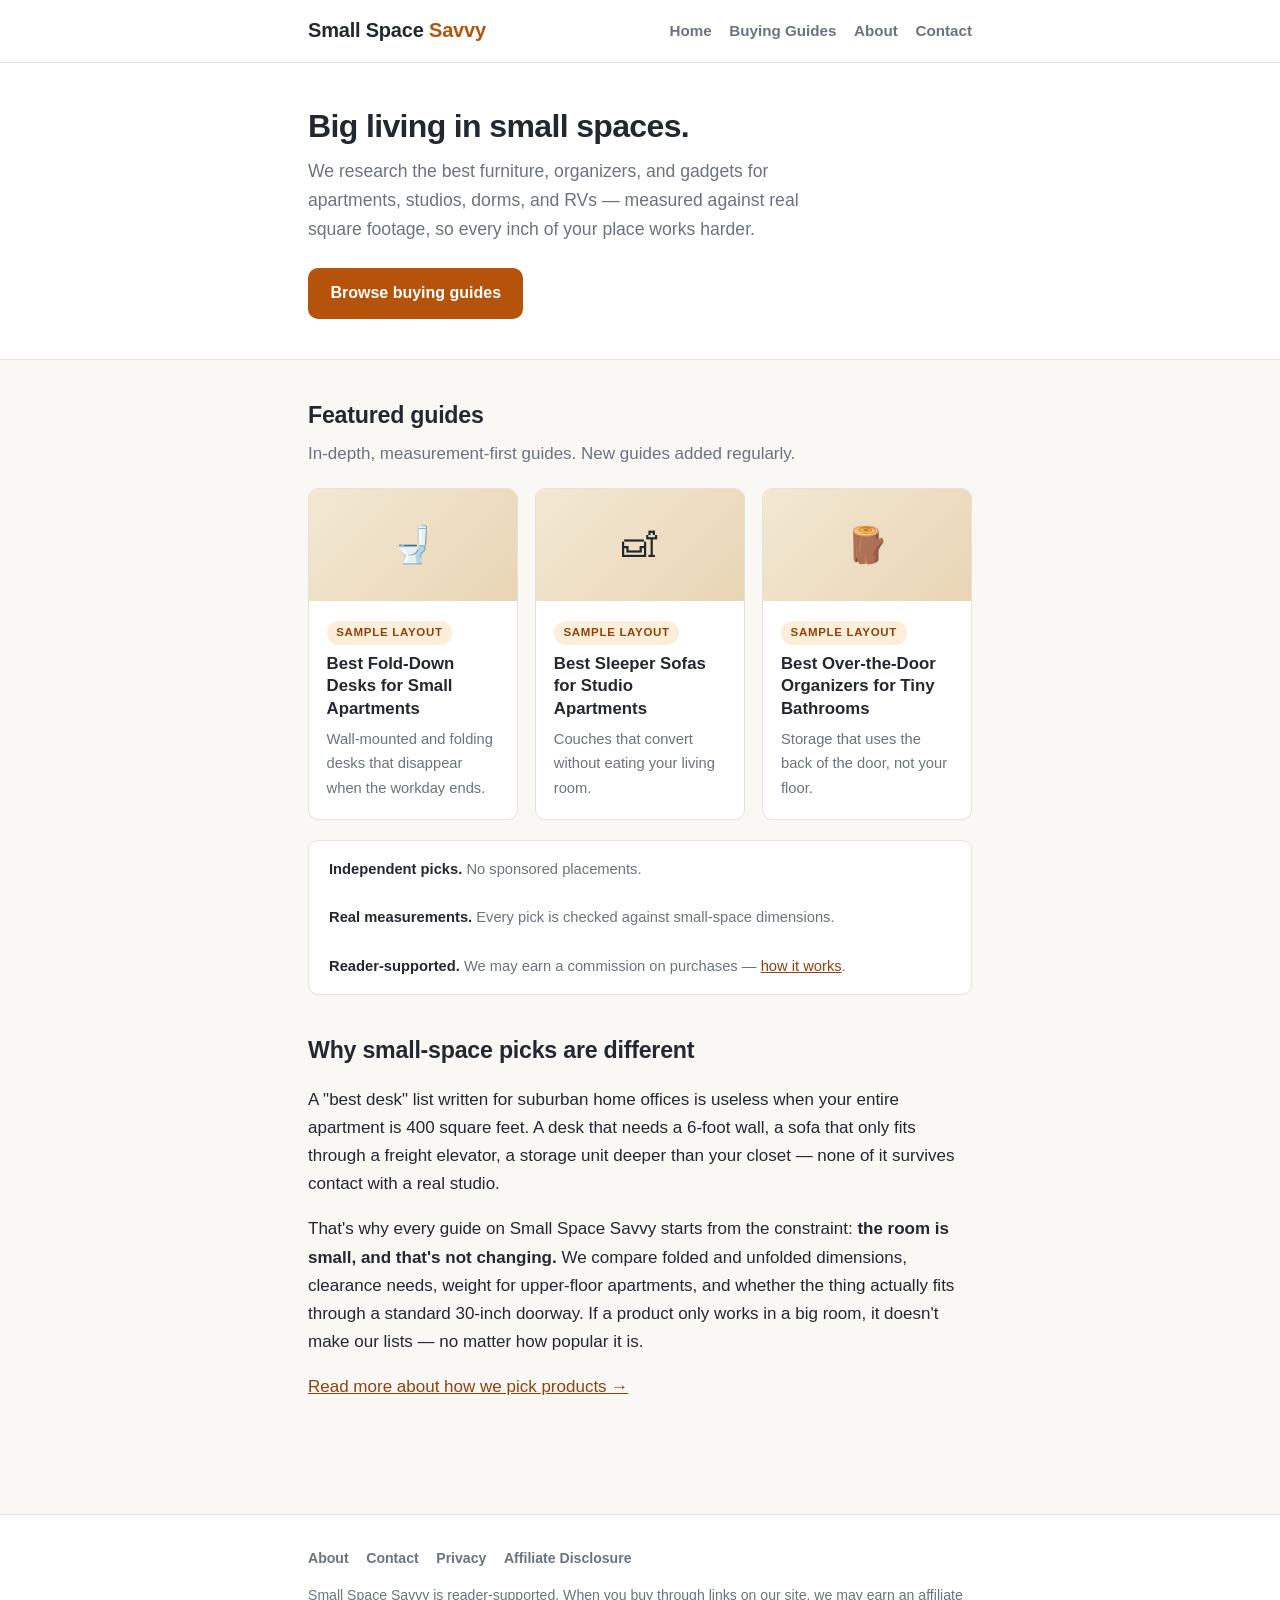
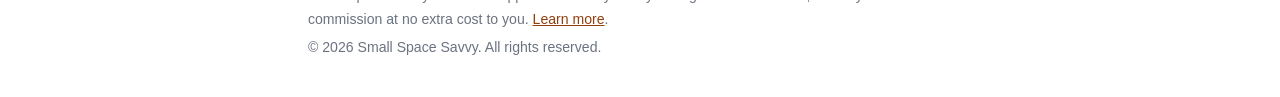
<file: index.html>
<!DOCTYPE html>
<html lang="en">
<head>
  <meta charset="utf-8">
  <meta name="viewport" content="width=device-width, initial-scale=1">
  <title>Small Space Savvy — Smart Finds for Small Apartments, Studios &amp; Dorms</title>
  <meta name="description" content="Independent buying guides for small-space living: the best furniture, organizers, and gadgets for apartments, studios, dorms, and RVs — researched for real square footage.">
  <link rel="stylesheet" href="styles.css">
</head>
<body>

<header class="site-header">
  <div class="wrap">
    <a class="brand" href="index.html">Small&nbsp;Space <span>Savvy</span></a>
    <nav class="site-nav" aria-label="Main navigation">
      <a href="index.html">Home</a>
      <a href="guide.html">Buying Guides</a>
      <a href="about.html">About</a>
      <a href="contact.html">Contact</a>
    </nav>
  </div>
</header>

<main>
  <section class="hero">
    <div class="wrap">
      <h1>Big living in small spaces.</h1>
      <p>We research the best furniture, organizers, and gadgets for apartments,
      studios, dorms, and RVs — measured against real square footage, so every
      inch of your place works harder.</p>
      <a class="btn" href="guide.html">Browse buying guides</a>
    </div>
  </section>

  <section class="section">
    <div class="wrap">
      <h2>Featured guides</h2>
      <p class="lede">In-depth, measurement-first guides. New guides added regularly.</p>
      <div class="cards">
        <a class="card" href="guide.html">
          <div class="card-thumb" aria-hidden="true">&#128701;</div>
          <div class="card-body">
            <span class="badge">Sample layout</span>
            <h3>Best Fold-Down Desks for Small Apartments</h3>
            <p>Wall-mounted and folding desks that disappear when the workday ends.</p>
          </div>
        </a>
        <a class="card" href="guide.html">
          <div class="card-thumb" aria-hidden="true">&#128715;</div>
          <div class="card-body">
            <span class="badge">Sample layout</span>
            <h3>Best Sleeper Sofas for Studio Apartments</h3>
            <p>Couches that convert without eating your living room.</p>
          </div>
        </a>
        <a class="card" href="guide.html">
          <div class="card-thumb" aria-hidden="true">&#129717;</div>
          <div class="card-body">
            <span class="badge">Sample layout</span>
            <h3>Best Over-the-Door Organizers for Tiny Bathrooms</h3>
            <p>Storage that uses the back of the door, not your floor.</p>
          </div>
        </a>
      </div>
      <div class="trust">
        <span><strong>Independent picks.</strong> No sponsored placements.</span>
        <span><strong>Real measurements.</strong> Every pick is checked against small-space dimensions.</span>
        <span><strong>Reader-supported.</strong> We may earn a commission on purchases — <a href="disclosure.html">how it works</a>.</span>
      </div>
    </div>
  </section>

  <section class="section">
    <div class="wrap">
      <h2>Why small-space picks are different</h2>
      <p>A "best desk" list written for suburban home offices is useless when your
      entire apartment is 400 square feet. A desk that needs a 6-foot wall, a sofa
      that only fits through a freight elevator, a storage unit deeper than your
      closet — none of it survives contact with a real studio.</p>
      <p>That's why every guide on Small Space Savvy starts from the constraint:
      <strong>the room is small, and that's not changing.</strong> We compare
      folded and unfolded dimensions, clearance needs, weight for upper-floor
      apartments, and whether the thing actually fits through a standard 30-inch
      doorway. If a product only works in a big room, it doesn't make our lists —
      no matter how popular it is.</p>
      <p><a href="about.html">Read more about how we pick products &rarr;</a></p>
    </div>
  </section>
</main>

<footer class="site-footer">
  <div class="wrap">
    <nav aria-label="Footer navigation">
      <a href="about.html">About</a>
      <a href="contact.html">Contact</a>
      <a href="privacy.html">Privacy</a>
      <a href="disclosure.html">Affiliate Disclosure</a>
    </nav>
    <p>Small Space Savvy is reader-supported. When you buy through links on our
    site, we may earn an affiliate commission at no extra cost to you.
    <a href="disclosure.html">Learn more</a>.</p>
    <p>&copy; 2026 Small Space Savvy. All rights reserved.</p>
  </div>
</footer>

</body>
</html>
</file>
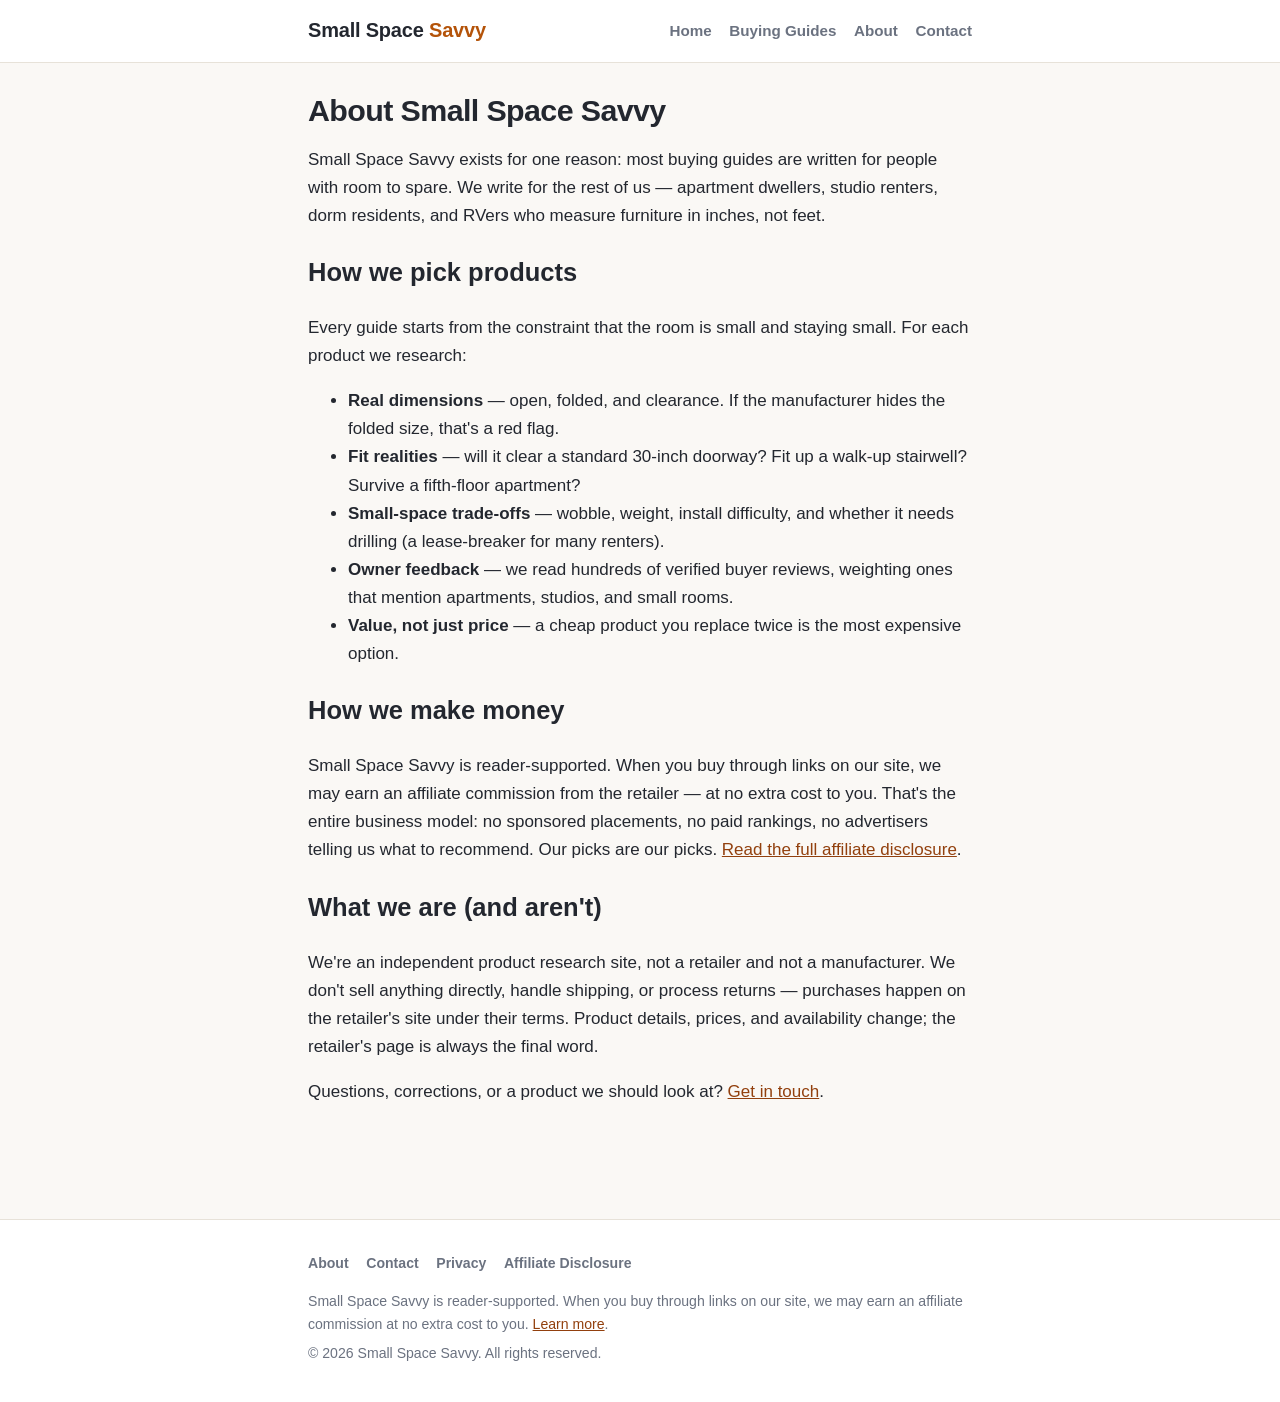
<file: about.html>
<!DOCTYPE html>
<html lang="en">
<head>
  <meta charset="utf-8">
  <meta name="viewport" content="width=device-width, initial-scale=1">
  <title>About — Small Space Savvy</title>
  <meta name="description" content="How Small Space Savvy picks products: measurement-first research for small apartments, studios, dorms, and RVs. No sponsored placements, ever.">
  <link rel="stylesheet" href="styles.css">
</head>
<body>

<header class="site-header">
  <div class="wrap">
    <a class="brand" href="index.html">Small&nbsp;Space <span>Savvy</span></a>
    <nav class="site-nav" aria-label="Main navigation">
      <a href="index.html">Home</a>
      <a href="guide.html">Buying Guides</a>
      <a href="about.html">About</a>
      <a href="contact.html">Contact</a>
    </nav>
  </div>
</header>

<main>
  <div class="wrap">
    <h1 class="article-title">About Small Space Savvy</h1>

    <p>Small Space Savvy exists for one reason: most buying guides are written for
    people with room to spare. We write for the rest of us — apartment dwellers,
    studio renters, dorm residents, and RVers who measure furniture in inches,
    not feet.</p>

    <h2>How we pick products</h2>
    <p>Every guide starts from the constraint that the room is small and staying
    small. For each product we research:</p>
    <ul>
      <li><strong>Real dimensions</strong> — open, folded, and clearance. If the
      manufacturer hides the folded size, that's a red flag.</li>
      <li><strong>Fit realities</strong> — will it clear a standard 30-inch
      doorway? Fit up a walk-up stairwell? Survive a fifth-floor apartment?</li>
      <li><strong>Small-space trade-offs</strong> — wobble, weight, install
      difficulty, and whether it needs drilling (a lease-breaker for many renters).</li>
      <li><strong>Owner feedback</strong> — we read hundreds of verified buyer
      reviews, weighting ones that mention apartments, studios, and small rooms.</li>
      <li><strong>Value, not just price</strong> — a cheap product you replace
      twice is the most expensive option.</li>
    </ul>

    <h2>How we make money</h2>
    <p>Small Space Savvy is reader-supported. When you buy through links on our
    site, we may earn an affiliate commission from the retailer — at no extra
    cost to you. That's the entire business model: no sponsored placements, no
    paid rankings, no advertisers telling us what to recommend. Our picks are
    our picks. <a href="disclosure.html">Read the full affiliate disclosure</a>.</p>

    <h2>What we are (and aren't)</h2>
    <p>We're an independent product research site, not a retailer and not a
    manufacturer. We don't sell anything directly, handle shipping, or process
    returns — purchases happen on the retailer's site under their terms. Product
    details, prices, and availability change; the retailer's page is always the
    final word.</p>

    <p>Questions, corrections, or a product we should look at?
    <a href="contact.html">Get in touch</a>.</p>
  </div>
</main>

<footer class="site-footer">
  <div class="wrap">
    <nav aria-label="Footer navigation">
      <a href="about.html">About</a>
      <a href="contact.html">Contact</a>
      <a href="privacy.html">Privacy</a>
      <a href="disclosure.html">Affiliate Disclosure</a>
    </nav>
    <p>Small Space Savvy is reader-supported. When you buy through links on our
    site, we may earn an affiliate commission at no extra cost to you.
    <a href="disclosure.html">Learn more</a>.</p>
    <p>&copy; 2026 Small Space Savvy. All rights reserved.</p>
  </div>
</footer>

</body>
</html>
</file>
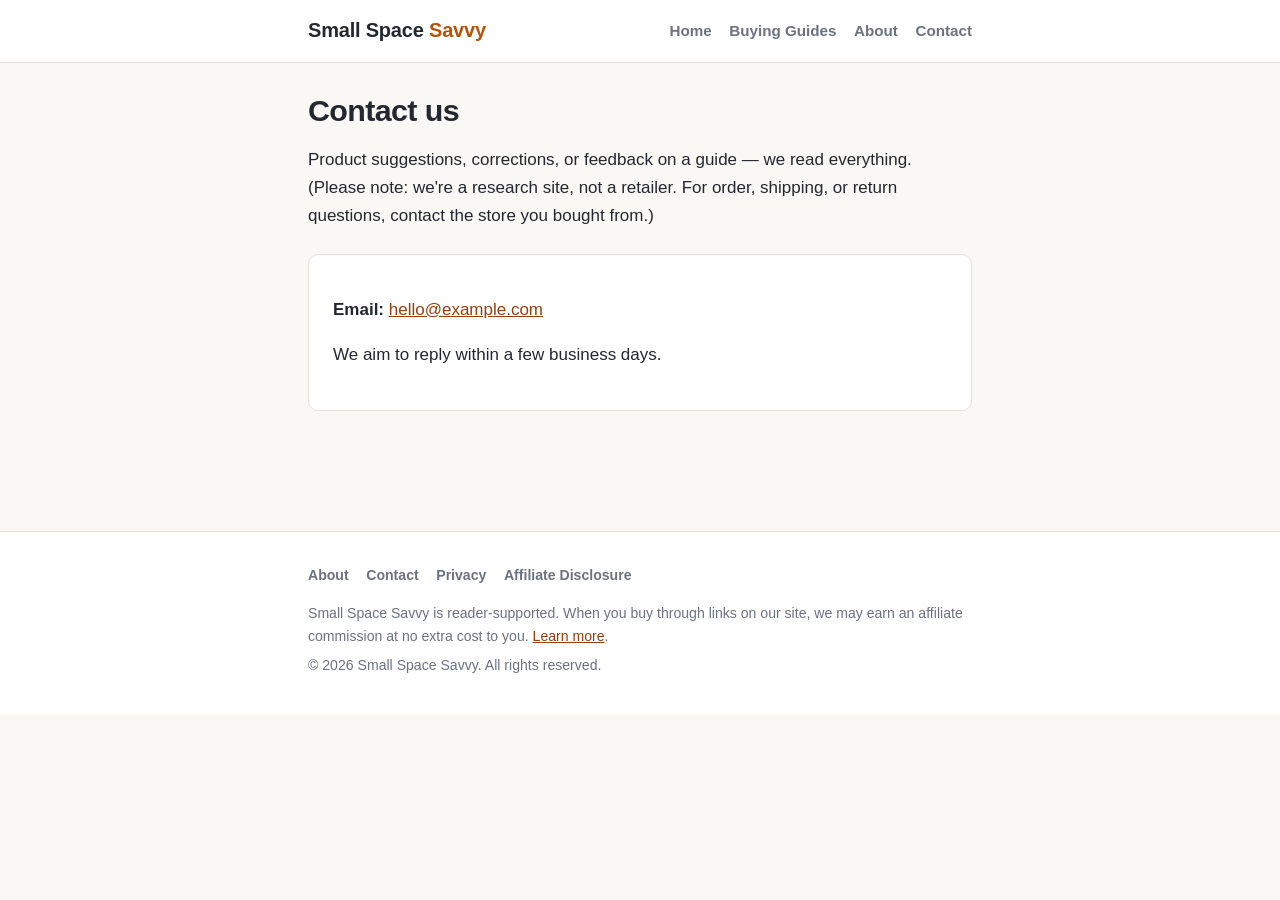
<file: contact.html>
<!DOCTYPE html>
<html lang="en">
<head>
  <meta charset="utf-8">
  <meta name="viewport" content="width=device-width, initial-scale=1">
  <title>Contact — Small Space Savvy</title>
  <meta name="description" content="Contact Small Space Savvy: product suggestions, corrections, and feedback.">
  <link rel="stylesheet" href="styles.css">
</head>
<body>

<header class="site-header">
  <div class="wrap">
    <a class="brand" href="index.html">Small&nbsp;Space <span>Savvy</span></a>
    <nav class="site-nav" aria-label="Main navigation">
      <a href="index.html">Home</a>
      <a href="guide.html">Buying Guides</a>
      <a href="about.html">About</a>
      <a href="contact.html">Contact</a>
    </nav>
  </div>
</header>

<main>
  <div class="wrap">
    <h1 class="article-title">Contact us</h1>
    <p>Product suggestions, corrections, or feedback on a guide — we read
    everything. (Please note: we're a research site, not a retailer. For order,
    shipping, or return questions, contact the store you bought from.)</p>

    <div class="contact-box">
      <!-- TODO: replace with the site's real contact email before launch -->
      <p><strong>Email:</strong>
        <a href="mailto:hello@example.com">hello@example.com</a></p>
      <p>We aim to reply within a few business days.</p>
    </div>

    <!--
      Form placeholder: there is no backend on this static site yet.
      Keep the form visible but disabled until a form handler is wired up,
      so visitors always have the working mailto link above.
      TODO-CONTENT: wire up a free form backend (e.g. Formspree free tier)
      or remove this form before launch.
    -->
  </div>
</main>

<footer class="site-footer">
  <div class="wrap">
    <nav aria-label="Footer navigation">
      <a href="about.html">About</a>
      <a href="contact.html">Contact</a>
      <a href="privacy.html">Privacy</a>
      <a href="disclosure.html">Affiliate Disclosure</a>
    </nav>
    <p>Small Space Savvy is reader-supported. When you buy through links on our
    site, we may earn an affiliate commission at no extra cost to you.
    <a href="disclosure.html">Learn more</a>.</p>
    <p>&copy; 2026 Small Space Savvy. All rights reserved.</p>
  </div>
</footer>

</body>
</html>
</file>
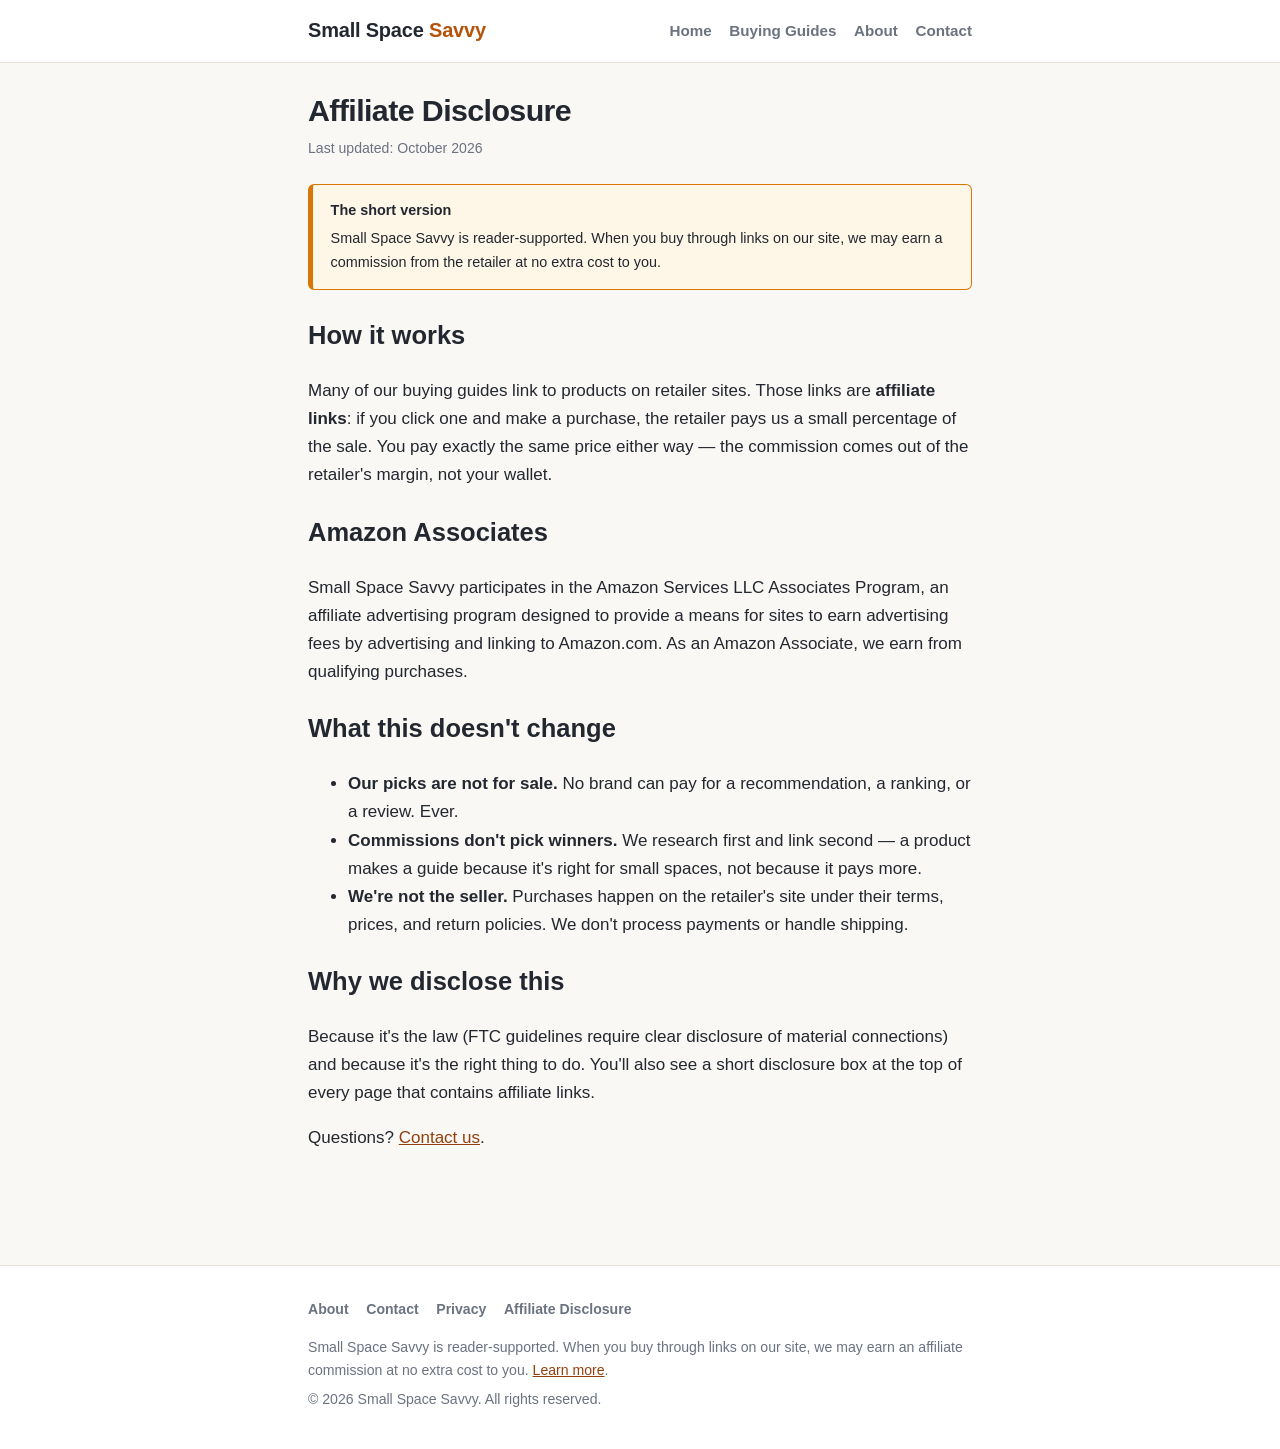
<file: disclosure.html>
<!DOCTYPE html>
<html lang="en">
<head>
  <meta charset="utf-8">
  <meta name="viewport" content="width=device-width, initial-scale=1">
  <title>Affiliate Disclosure — Small Space Savvy</title>
  <meta name="description" content="How Small Space Savvy makes money: affiliate commissions, including the Amazon Associates program. Our picks are never for sale.">
  <link rel="stylesheet" href="styles.css">
</head>
<body>

<header class="site-header">
  <div class="wrap">
    <a class="brand" href="index.html">Small&nbsp;Space <span>Savvy</span></a>
    <nav class="site-nav" aria-label="Main navigation">
      <a href="index.html">Home</a>
      <a href="guide.html">Buying Guides</a>
      <a href="about.html">About</a>
      <a href="contact.html">Contact</a>
    </nav>
  </div>
</header>

<main>
  <div class="wrap">
    <h1 class="article-title">Affiliate Disclosure</h1>
    <p class="article-meta">Last updated: October 2026</p>

    <aside class="affiliate-disclosure" aria-label="Affiliate disclosure">
      <strong>The short version</strong>
      <p>Small Space Savvy is reader-supported. When you buy through links on our
      site, we may earn a commission from the retailer at no extra cost to you.</p>
    </aside>

    <h2>How it works</h2>
    <p>Many of our buying guides link to products on retailer sites. Those links
    are <strong>affiliate links</strong>: if you click one and make a purchase,
    the retailer pays us a small percentage of the sale. You pay exactly the same
    price either way — the commission comes out of the retailer's margin, not
    your wallet.</p>

    <h2>Amazon Associates</h2>
    <p>Small Space Savvy participates in the Amazon Services LLC Associates
    Program, an affiliate advertising program designed to provide a means for
    sites to earn advertising fees by advertising and linking to Amazon.com. As
    an Amazon Associate, we earn from qualifying purchases.</p>

    <h2>What this doesn't change</h2>
    <ul>
      <li><strong>Our picks are not for sale.</strong> No brand can pay for a
      recommendation, a ranking, or a review. Ever.</li>
      <li><strong>Commissions don't pick winners.</strong> We research first and
      link second — a product makes a guide because it's right for small spaces,
      not because it pays more.</li>
      <li><strong>We're not the seller.</strong> Purchases happen on the
      retailer's site under their terms, prices, and return policies. We don't
      process payments or handle shipping.</li>
    </ul>

    <h2>Why we disclose this</h2>
    <p>Because it's the law (FTC guidelines require clear disclosure of material
    connections) and because it's the right thing to do. You'll also see a short
    disclosure box at the top of every page that contains affiliate links.</p>

    <p>Questions? <a href="contact.html">Contact us</a>.</p>
  </div>
</main>

<footer class="site-footer">
  <div class="wrap">
    <nav aria-label="Footer navigation">
      <a href="about.html">About</a>
      <a href="contact.html">Contact</a>
      <a href="privacy.html">Privacy</a>
      <a href="disclosure.html">Affiliate Disclosure</a>
    </nav>
    <p>Small Space Savvy is reader-supported. When you buy through links on our
    site, we may earn an affiliate commission at no extra cost to you.
    <a href="disclosure.html">Learn more</a>.</p>
    <p>&copy; 2026 Small Space Savvy. All rights reserved.</p>
  </div>
</footer>

</body>
</html>
</file>
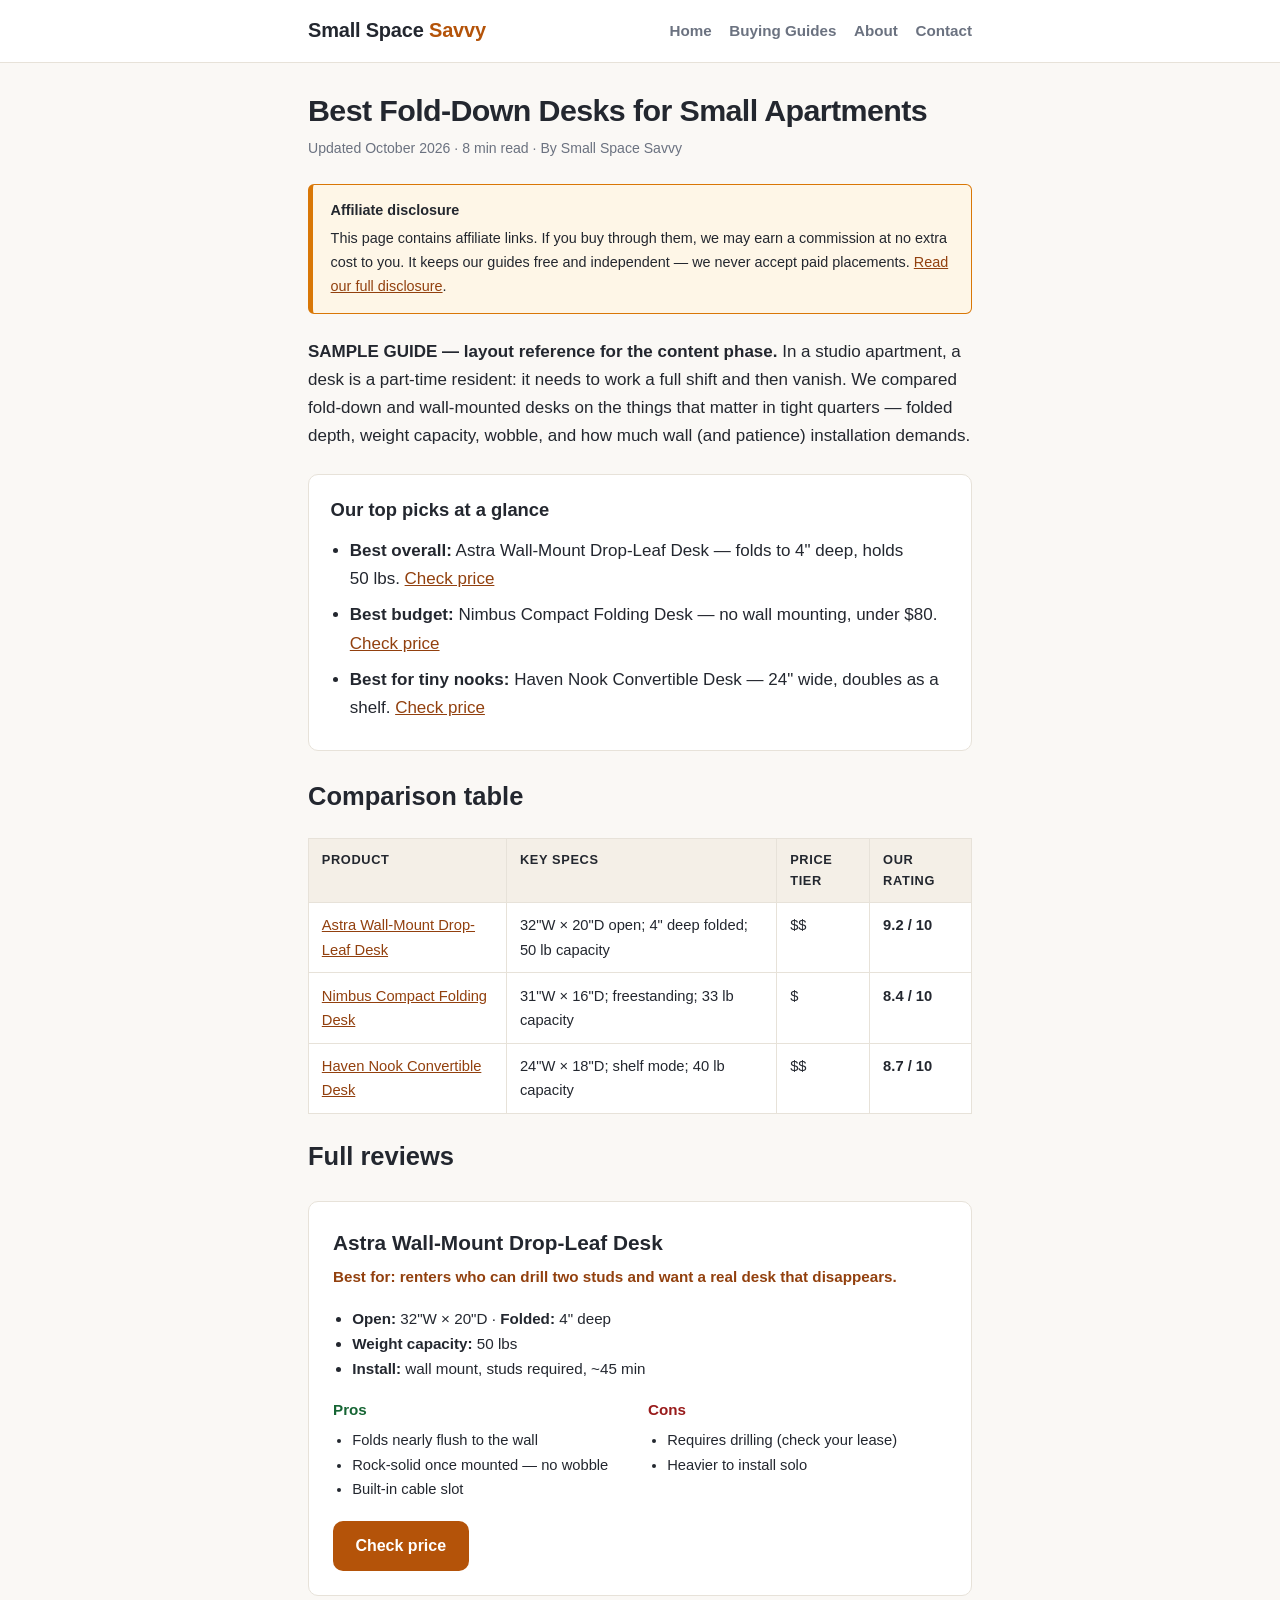
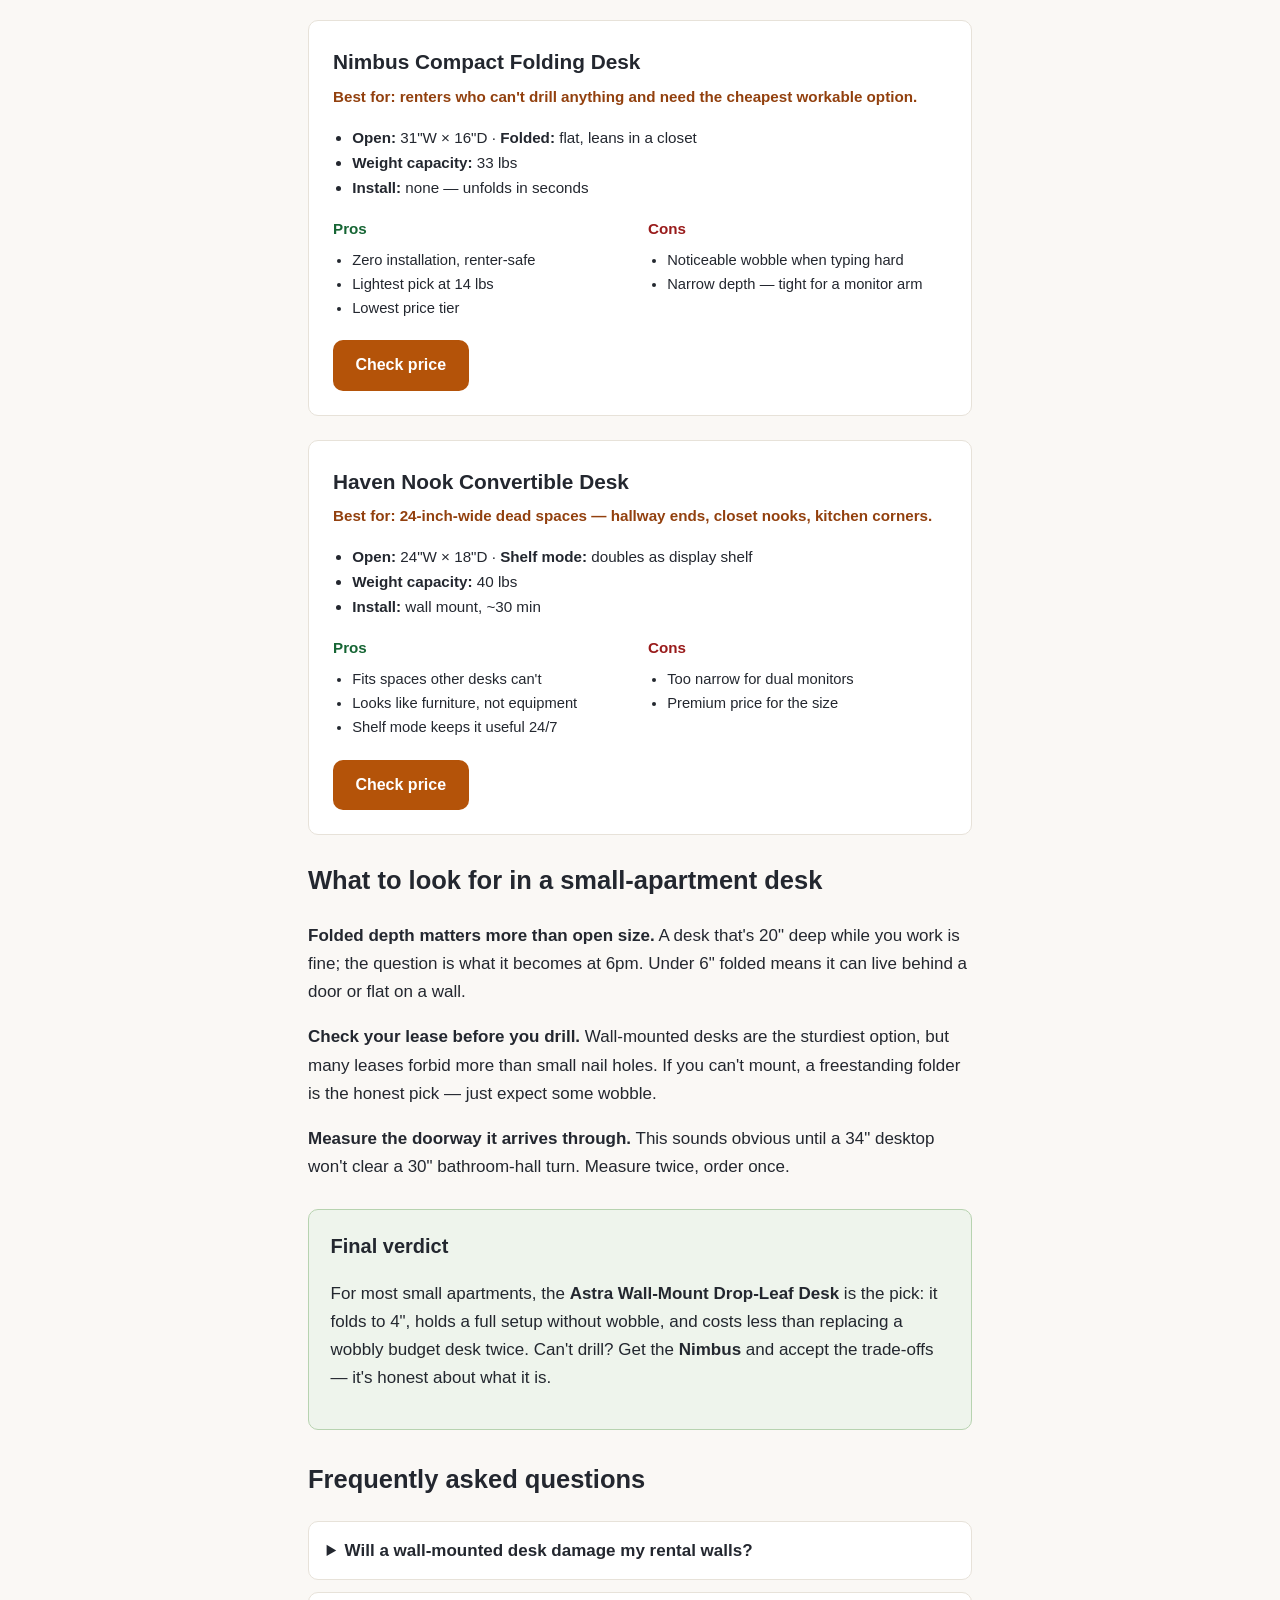
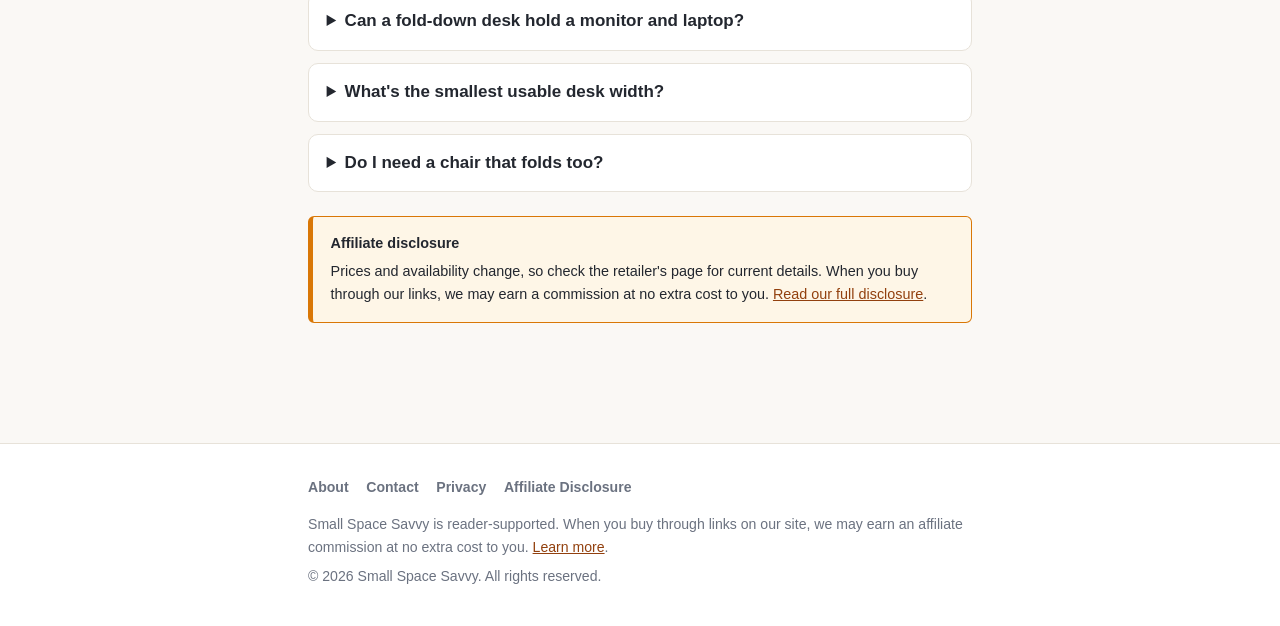
<file: guide.html>
<!DOCTYPE html>
<html lang="en">
<head>
  <meta charset="utf-8">
  <meta name="viewport" content="width=device-width, initial-scale=1">
  <!-- TEMPLATE: content phase copies this file per guide and replaces the
       SAMPLE blocks below. Keep the disclosure box, table structure, and
       pros/cons pattern identical across guides. -->
  <title>Best Fold-Down Desks for Small Apartments (2026 Guide) — Small Space Savvy</title>
  <meta name="description" content="SAMPLE GUIDE — The best fold-down and wall-mounted desks for small apartments, compared by folded size, sturdiness, and install difficulty.">
  <link rel="stylesheet" href="styles.css">
</head>
<body>

<header class="site-header">
  <div class="wrap">
    <a class="brand" href="index.html">Small&nbsp;Space <span>Savvy</span></a>
    <nav class="site-nav" aria-label="Main navigation">
      <a href="index.html">Home</a>
      <a href="guide.html">Buying Guides</a>
      <a href="about.html">About</a>
      <a href="contact.html">Contact</a>
    </nav>
  </div>
</header>

<main>
  <div class="wrap">
    <article>
      <h1 class="article-title">Best Fold-Down Desks for Small Apartments</h1>
      <p class="article-meta">Updated October 2026 &middot; 8 min read &middot; By Small Space Savvy</p>

      <aside class="affiliate-disclosure" aria-label="Affiliate disclosure">
        <strong>Affiliate disclosure</strong>
        <p>This page contains affiliate links. If you buy through them, we may earn
        a commission at no extra cost to you. It keeps our guides free and
        independent — we never accept paid placements. <a href="disclosure.html">Read our full disclosure</a>.</p>
      </aside>

      <p><strong>SAMPLE GUIDE — layout reference for the content phase.</strong>
      In a studio apartment, a desk is a part-time resident: it needs to work a
      full shift and then vanish. We compared fold-down and wall-mounted desks on
      the things that matter in tight quarters — folded depth, weight capacity,
      wobble, and how much wall (and patience) installation demands.</p>

      <div class="quick-picks">
        <h2>Our top picks at a glance</h2>
        <ul>
          <li><strong>Best overall:</strong> Astra Wall-Mount Drop-Leaf Desk — folds to 4&quot; deep, holds 50&nbsp;lbs. <a href="#" data-todo="TODO-AFFILIATE">Check price</a></li>
          <li><strong>Best budget:</strong> Nimbus Compact Folding Desk — no wall mounting, under $80. <a href="#" data-todo="TODO-AFFILIATE">Check price</a></li>
          <li><strong>Best for tiny nooks:</strong> Haven Nook Convertible Desk — 24&quot; wide, doubles as a shelf. <a href="#" data-todo="TODO-AFFILIATE">Check price</a></li>
        </ul>
      </div>

      <h2>Comparison table</h2>
      <div class="table-scroll">
        <table class="compare">
          <thead>
            <tr>
              <th scope="col">Product</th>
              <th scope="col">Key specs</th>
              <th scope="col">Price tier</th>
              <th scope="col">Our rating</th>
            </tr>
          </thead>
          <tbody>
            <tr>
              <td><a href="#" data-todo="TODO-AFFILIATE">Astra Wall-Mount Drop-Leaf Desk</a></td>
              <td>32&quot;W &times; 20&quot;D open; 4&quot; deep folded; 50&nbsp;lb capacity</td>
              <td>$$</td>
              <td class="rating">9.2 / 10</td>
            </tr>
            <tr>
              <td><a href="#" data-todo="TODO-AFFILIATE">Nimbus Compact Folding Desk</a></td>
              <td>31&quot;W &times; 16&quot;D; freestanding; 33&nbsp;lb capacity</td>
              <td>$</td>
              <td class="rating">8.4 / 10</td>
            </tr>
            <tr>
              <td><a href="#" data-todo="TODO-AFFILIATE">Haven Nook Convertible Desk</a></td>
              <td>24&quot;W &times; 18&quot;D; shelf mode; 40&nbsp;lb capacity</td>
              <td>$$</td>
              <td class="rating">8.7 / 10</td>
            </tr>
          </tbody>
        </table>
      </div>

      <h2>Full reviews</h2>

      <section class="product">
        <h3>Astra Wall-Mount Drop-Leaf Desk</h3>
        <p class="best-for">Best for: renters who can drill two studs and want a real desk that disappears.</p>
        <ul class="specs">
          <li><strong>Open:</strong> 32&quot;W &times; 20&quot;D &middot; <strong>Folded:</strong> 4&quot; deep</li>
          <li><strong>Weight capacity:</strong> 50&nbsp;lbs</li>
          <li><strong>Install:</strong> wall mount, studs required, ~45 min</li>
        </ul>
        <div class="pros-cons">
          <div class="pros">
            <h4>Pros</h4>
            <ul>
              <li>Folds nearly flush to the wall</li>
              <li>Rock-solid once mounted — no wobble</li>
              <li>Built-in cable slot</li>
            </ul>
          </div>
          <div class="cons">
            <h4>Cons</h4>
            <ul>
              <li>Requires drilling (check your lease)</li>
              <li>Heavier to install solo</li>
            </ul>
          </div>
        </div>
        <a class="btn" href="#" data-todo="TODO-AFFILIATE">Check price</a>
      </section>

      <section class="product">
        <h3>Nimbus Compact Folding Desk</h3>
        <p class="best-for">Best for: renters who can't drill anything and need the cheapest workable option.</p>
        <ul class="specs">
          <li><strong>Open:</strong> 31&quot;W &times; 16&quot;D &middot; <strong>Folded:</strong> flat, leans in a closet</li>
          <li><strong>Weight capacity:</strong> 33&nbsp;lbs</li>
          <li><strong>Install:</strong> none — unfolds in seconds</li>
        </ul>
        <div class="pros-cons">
          <div class="pros">
            <h4>Pros</h4>
            <ul>
              <li>Zero installation, renter-safe</li>
              <li>Lightest pick at 14&nbsp;lbs</li>
              <li>Lowest price tier</li>
            </ul>
          </div>
          <div class="cons">
            <h4>Cons</h4>
            <ul>
              <li>Noticeable wobble when typing hard</li>
              <li>Narrow depth — tight for a monitor arm</li>
            </ul>
          </div>
        </div>
        <a class="btn" href="#" data-todo="TODO-AFFILIATE">Check price</a>
      </section>

      <section class="product">
        <h3>Haven Nook Convertible Desk</h3>
        <p class="best-for">Best for: 24-inch-wide dead spaces — hallway ends, closet nooks, kitchen corners.</p>
        <ul class="specs">
          <li><strong>Open:</strong> 24&quot;W &times; 18&quot;D &middot; <strong>Shelf mode:</strong> doubles as display shelf</li>
          <li><strong>Weight capacity:</strong> 40&nbsp;lbs</li>
          <li><strong>Install:</strong> wall mount, ~30 min</li>
        </ul>
        <div class="pros-cons">
          <div class="pros">
            <h4>Pros</h4>
            <ul>
              <li>Fits spaces other desks can't</li>
              <li>Looks like furniture, not equipment</li>
              <li>Shelf mode keeps it useful 24/7</li>
            </ul>
          </div>
          <div class="cons">
            <h4>Cons</h4>
            <ul>
              <li>Too narrow for dual monitors</li>
              <li>Premium price for the size</li>
            </ul>
          </div>
        </div>
        <a class="btn" href="#" data-todo="TODO-AFFILIATE">Check price</a>
      </section>

      <h2>What to look for in a small-apartment desk</h2>
      <p><strong>Folded depth matters more than open size.</strong> A desk that's
      20&quot; deep while you work is fine; the question is what it becomes at
      6pm. Under 6&quot; folded means it can live behind a door or flat on a wall.</p>
      <p><strong>Check your lease before you drill.</strong> Wall-mounted desks are
      the sturdiest option, but many leases forbid more than small nail holes. If
      you can't mount, a freestanding folder is the honest pick — just expect
      some wobble.</p>
      <p><strong>Measure the doorway it arrives through.</strong> This sounds
      obvious until a 34&quot; desktop won't clear a 30&quot; bathroom-hall
      turn. Measure twice, order once.</p>

      <div class="verdict">
        <h2>Final verdict</h2>
        <p>For most small apartments, the <strong>Astra Wall-Mount Drop-Leaf
        Desk</strong> is the pick: it folds to 4&quot;, holds a full setup without
        wobble, and costs less than replacing a wobbly budget desk twice. Can't
        drill? Get the <strong>Nimbus</strong> and accept the trade-offs —
        it's honest about what it is.</p>
      </div>

      <h2>Frequently asked questions</h2>
      <div class="faq">
        <details>
          <summary>Will a wall-mounted desk damage my rental walls?</summary>
          <p>It needs 4–6 lag bolts into studs, which leaves holes to patch at
          move-out. Many landlords accept patched holes; some don't. Check your
          lease or ask before drilling.</p>
        </details>
        <details>
          <summary>Can a fold-down desk hold a monitor and laptop?</summary>
          <p>Our top pick is rated for 50&nbsp;lbs — plenty for a monitor, laptop,
          and then some. Budget folders (30–35&nbsp;lb range) handle a laptop
          fine but get shaky with a monitor arm.</p>
        </details>
        <details>
          <summary>What's the smallest usable desk width?</summary>
          <p>About 24&quot; for laptop-only work. Below that, you're fighting the
          keyboard. For a monitor plus keyboard, 30–32&quot; is the realistic minimum.</p>
        </details>
        <details>
          <summary>Do I need a chair that folds too?</summary>
          <p>Not necessarily — a compact chair can tuck fully under most of these
          desks. If floor space is truly zero, pair the desk with a folding chair
          or a backless stool.</p>
        </details>
      </div>

      <aside class="affiliate-disclosure" aria-label="Affiliate disclosure">
        <strong>Affiliate disclosure</strong>
        <p>Prices and availability change, so check the retailer's page for current
        details. When you buy through our links, we may earn a commission at no
        extra cost to you. <a href="disclosure.html">Read our full disclosure</a>.</p>
      </aside>
    </article>
  </div>
</main>

<footer class="site-footer">
  <div class="wrap">
    <nav aria-label="Footer navigation">
      <a href="about.html">About</a>
      <a href="contact.html">Contact</a>
      <a href="privacy.html">Privacy</a>
      <a href="disclosure.html">Affiliate Disclosure</a>
    </nav>
    <p>Small Space Savvy is reader-supported. When you buy through links on our
    site, we may earn an affiliate commission at no extra cost to you.
    <a href="disclosure.html">Learn more</a>.</p>
    <p>&copy; 2026 Small Space Savvy. All rights reserved.</p>
  </div>
</footer>

</body>
</html>
</file>
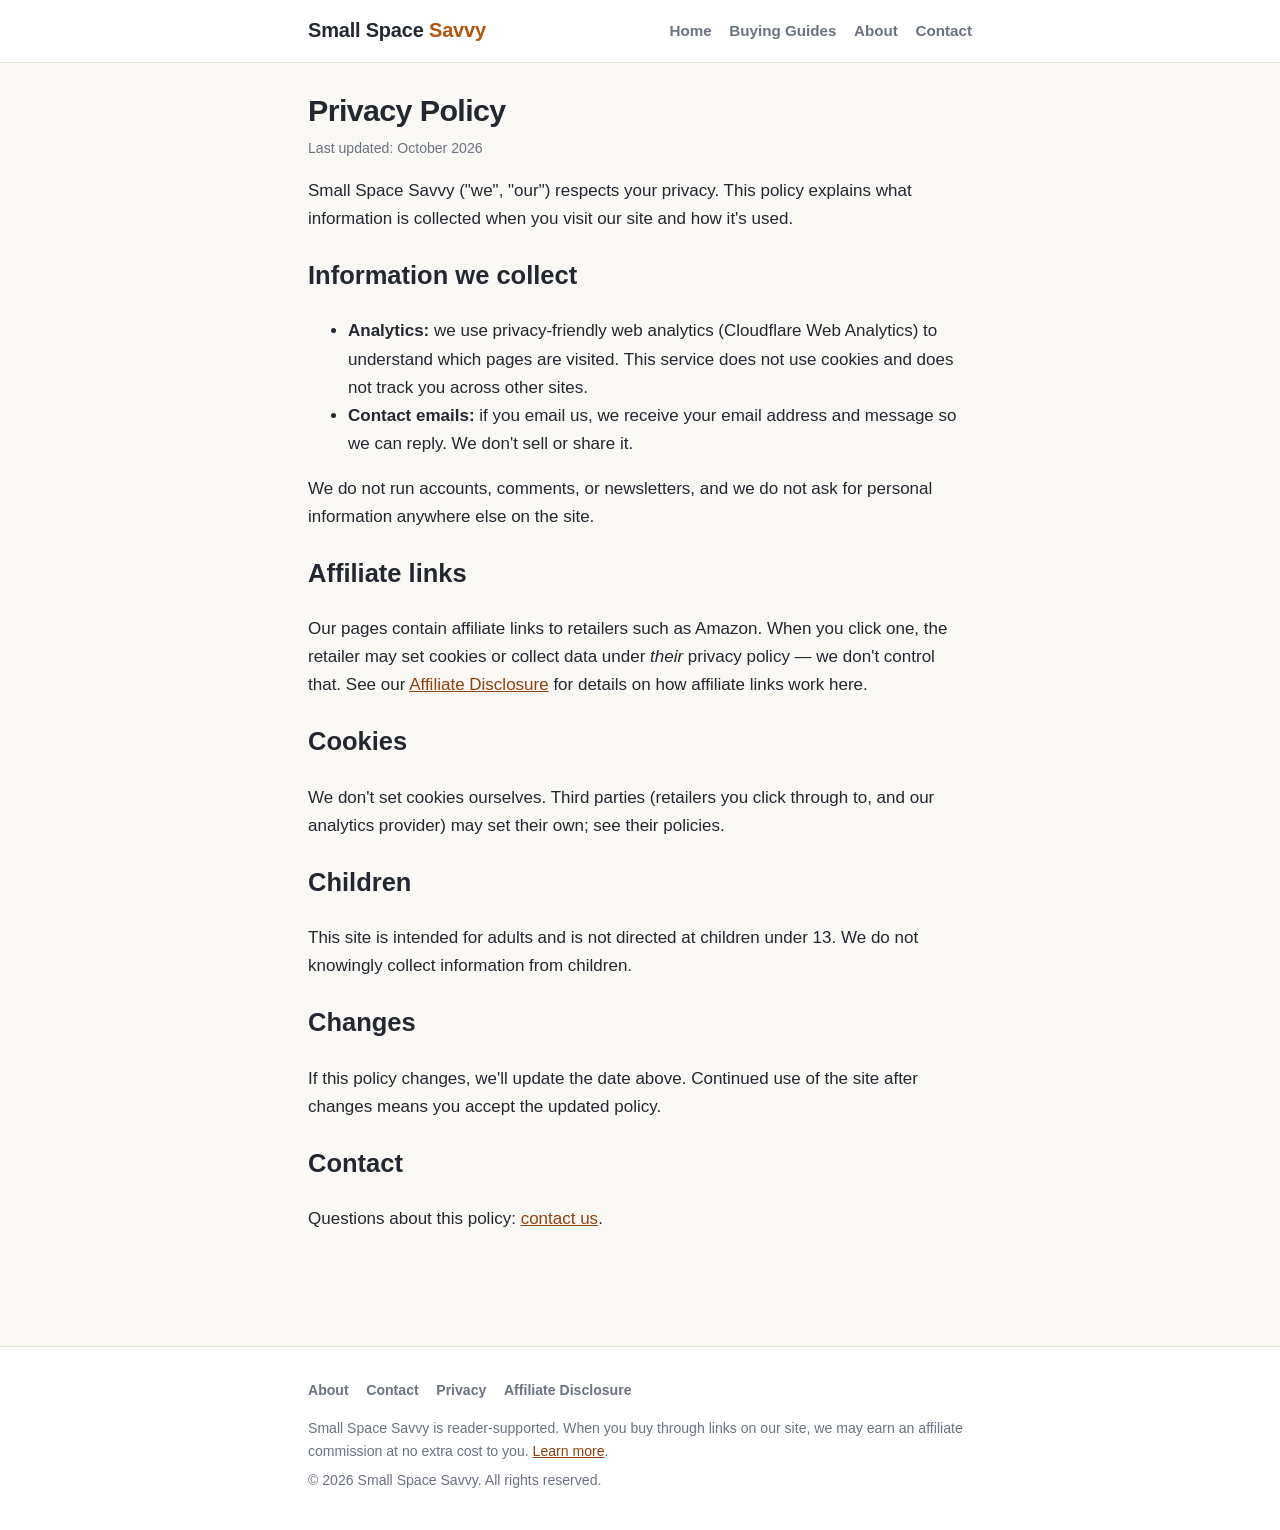
<file: privacy.html>
<!DOCTYPE html>
<html lang="en">
<head>
  <meta charset="utf-8">
  <meta name="viewport" content="width=device-width, initial-scale=1">
  <title>Privacy Policy — Small Space Savvy</title>
  <meta name="description" content="Privacy policy for Small Space Savvy: what data we collect, affiliate links, and analytics.">
  <link rel="stylesheet" href="styles.css">
</head>
<body>

<header class="site-header">
  <div class="wrap">
    <a class="brand" href="index.html">Small&nbsp;Space <span>Savvy</span></a>
    <nav class="site-nav" aria-label="Main navigation">
      <a href="index.html">Home</a>
      <a href="guide.html">Buying Guides</a>
      <a href="about.html">About</a>
      <a href="contact.html">Contact</a>
    </nav>
  </div>
</header>

<main>
  <div class="wrap">
    <h1 class="article-title">Privacy Policy</h1>
    <p class="article-meta">Last updated: October 2026</p>

    <p>Small Space Savvy ("we", "our") respects your privacy. This policy explains
    what information is collected when you visit our site and how it's used.</p>

    <h2>Information we collect</h2>
    <ul>
      <li><strong>Analytics:</strong> we use privacy-friendly web analytics
      (Cloudflare Web Analytics) to understand which pages are visited. This
      service does not use cookies and does not track you across other sites.</li>
      <li><strong>Contact emails:</strong> if you email us, we receive your email
      address and message so we can reply. We don't sell or share it.</li>
    </ul>
    <p>We do not run accounts, comments, or newsletters, and we do not ask for
    personal information anywhere else on the site.</p>

    <h2>Affiliate links</h2>
    <p>Our pages contain affiliate links to retailers such as Amazon. When you
    click one, the retailer may set cookies or collect data under <em>their</em>
    privacy policy — we don't control that. See our
    <a href="disclosure.html">Affiliate Disclosure</a> for details on how
    affiliate links work here.</p>

    <h2>Cookies</h2>
    <p>We don't set cookies ourselves. Third parties (retailers you click through
    to, and our analytics provider) may set their own; see their policies.</p>

    <h2>Children</h2>
    <p>This site is intended for adults and is not directed at children under 13.
    We do not knowingly collect information from children.</p>

    <h2>Changes</h2>
    <p>If this policy changes, we'll update the date above. Continued use of the
    site after changes means you accept the updated policy.</p>

    <h2>Contact</h2>
    <p>Questions about this policy: <a href="contact.html">contact us</a>.</p>
  </div>
</main>

<footer class="site-footer">
  <div class="wrap">
    <nav aria-label="Footer navigation">
      <a href="about.html">About</a>
      <a href="contact.html">Contact</a>
      <a href="privacy.html">Privacy</a>
      <a href="disclosure.html">Affiliate Disclosure</a>
    </nav>
    <p>Small Space Savvy is reader-supported. When you buy through links on our
    site, we may earn an affiliate commission at no extra cost to you.
    <a href="disclosure.html">Learn more</a>.</p>
    <p>&copy; 2026 Small Space Savvy. All rights reserved.</p>
  </div>
</footer>

</body>
</html>
</file>
<file: styles.css>
/* Small Space Savvy — mobile-first, dependency-free stylesheet.
   No external requests: system font stack only. */

:root {
  --bg: #faf8f5;
  --surface: #ffffff;
  --ink: #23272f;
  --muted: #6b7280;
  --accent: #b45309;
  --accent-dark: #92400e;
  --line: #e7e2d9;
  --disclosure-bg: #fef6e7;
  --disclosure-border: #d97706;
  --radius: 10px;
  --maxw: 44rem;
}

* { box-sizing: border-box; }

html { -webkit-text-size-adjust: 100%; }

body {
  margin: 0;
  background: var(--bg);
  color: var(--ink);
  font-family: -apple-system, BlinkMacSystemFont, "Segoe UI", Roboto,
               "Helvetica Neue", Arial, sans-serif;
  line-height: 1.65;
  font-size: 1.0625rem;
}

img { max-width: 100%; height: auto; }

a { color: var(--accent-dark); }
a:hover { color: var(--accent); }

/* ---------- layout ---------- */
.wrap {
  max-width: var(--maxw);
  margin: 0 auto;
  padding: 0 1.25rem;
}

main { padding-bottom: 3rem; }

/* ---------- header / nav ---------- */
.site-header {
  background: var(--surface);
  border-bottom: 1px solid var(--line);
}

.site-header .wrap {
  display: flex;
  align-items: center;
  justify-content: space-between;
  padding-top: 0.9rem;
  padding-bottom: 0.9rem;
  gap: 1rem;
  flex-wrap: wrap;
}

.brand {
  font-weight: 800;
  font-size: 1.25rem;
  color: var(--ink);
  text-decoration: none;
  letter-spacing: -0.01em;
}
.brand span { color: var(--accent); }

.site-nav { display: flex; gap: 1.1rem; flex-wrap: wrap; }
.site-nav a {
  color: var(--muted);
  text-decoration: none;
  font-size: 0.95rem;
  font-weight: 600;
}
.site-nav a:hover { color: var(--accent-dark); }

/* ---------- hero ---------- */
.hero {
  background: var(--surface);
  border-bottom: 1px solid var(--line);
  padding: 2.75rem 0 2.5rem;
}
.hero h1 {
  font-size: 2rem;
  line-height: 1.2;
  letter-spacing: -0.02em;
  margin: 0 0 0.75rem;
}
.hero p {
  color: var(--muted);
  font-size: 1.1rem;
  margin: 0 0 1.5rem;
  max-width: 34rem;
}

/* ---------- buttons ---------- */
.btn {
  display: inline-block;
  background: var(--accent);
  color: #fff;
  font-weight: 700;
  text-decoration: none;
  padding: 0.75rem 1.4rem;
  border-radius: var(--radius);
  border: none;
  cursor: pointer;
  font-size: 1rem;
}
.btn:hover { background: var(--accent-dark); color: #fff; }
.btn-outline {
  background: transparent;
  color: var(--accent-dark);
  border: 2px solid var(--accent);
}
.btn-outline:hover { background: var(--accent); color: #fff; }

/* ---------- sections ---------- */
.section { padding: 2.25rem 0 0; }
.section h2 {
  font-size: 1.45rem;
  letter-spacing: -0.01em;
  margin: 0 0 0.4rem;
}
.section > .wrap > p.lede { color: var(--muted); margin-top: 0; }

/* ---------- cards ---------- */
.cards {
  display: grid;
  gap: 1.1rem;
  grid-template-columns: 1fr;
  margin-top: 1.25rem;
}
@media (min-width: 640px) {
  .cards { grid-template-columns: repeat(3, 1fr); }
}
.card {
  background: var(--surface);
  border: 1px solid var(--line);
  border-radius: var(--radius);
  overflow: hidden;
  text-decoration: none;
  color: inherit;
  display: flex;
  flex-direction: column;
}
.card:hover { border-color: var(--accent); }
.card-thumb {
  height: 7rem;
  background: linear-gradient(135deg, #f3e8d3, #e8d5b5);
  display: flex;
  align-items: center;
  justify-content: center;
  font-size: 2.2rem;
}
.card-body { padding: 1rem 1.1rem 1.2rem; }
.card-body h3 { margin: 0 0 0.4rem; font-size: 1.05rem; line-height: 1.35; }
.card-body p { margin: 0; color: var(--muted); font-size: 0.92rem; }
.badge {
  display: inline-block;
  font-size: 0.72rem;
  font-weight: 700;
  text-transform: uppercase;
  letter-spacing: 0.06em;
  color: var(--accent-dark);
  background: #fdeeda;
  border-radius: 999px;
  padding: 0.15rem 0.6rem;
  margin-bottom: 0.5rem;
}

/* ---------- trust strip ---------- */
.trust {
  display: flex;
  gap: 1.5rem;
  flex-wrap: wrap;
  margin-top: 1.25rem;
  padding: 1rem 1.25rem;
  background: var(--surface);
  border: 1px solid var(--line);
  border-radius: var(--radius);
  font-size: 0.92rem;
  color: var(--muted);
}
.trust strong { color: var(--ink); }

/* ---------- affiliate disclosure box ---------- */
.affiliate-disclosure {
  background: var(--disclosure-bg);
  border: 1px solid var(--disclosure-border);
  border-left-width: 5px;
  border-radius: 6px;
  padding: 0.9rem 1.1rem;
  font-size: 0.9rem;
  margin: 1.5rem 0;
}
.affiliate-disclosure strong { display: block; margin-bottom: 0.25rem; }
.affiliate-disclosure p { margin: 0; }

/* ---------- quick picks ---------- */
.quick-picks {
  background: var(--surface);
  border: 1px solid var(--line);
  border-radius: var(--radius);
  padding: 1.25rem 1.35rem;
  margin: 1.5rem 0;
}
.quick-picks h2 { font-size: 1.15rem; margin: 0 0 0.75rem; }
.quick-picks ul { margin: 0; padding-left: 1.2rem; }
.quick-picks li { margin-bottom: 0.5rem; }

/* ---------- comparison table ---------- */
.table-scroll { overflow-x: auto; margin: 1.25rem 0; }
table.compare {
  width: 100%;
  border-collapse: collapse;
  background: var(--surface);
  font-size: 0.92rem;
  min-width: 36rem;
}
table.compare th, table.compare td {
  border: 1px solid var(--line);
  padding: 0.65rem 0.8rem;
  text-align: left;
  vertical-align: top;
}
table.compare th {
  background: #f4efe7;
  font-size: 0.8rem;
  text-transform: uppercase;
  letter-spacing: 0.05em;
}
table.compare td.rating { white-space: nowrap; font-weight: 700; }

/* ---------- product sections ---------- */
.product {
  background: var(--surface);
  border: 1px solid var(--line);
  border-radius: var(--radius);
  padding: 1.5rem;
  margin: 1.5rem 0;
}
.product h3 { margin: 0 0 0.25rem; font-size: 1.3rem; }
.best-for {
  color: var(--accent-dark);
  font-weight: 600;
  font-size: 0.95rem;
  margin: 0 0 1rem;
}
.specs { margin: 0 0 1rem; padding-left: 1.2rem; font-size: 0.95rem; }
.pros-cons {
  display: grid;
  gap: 1rem;
  grid-template-columns: 1fr;
  margin: 0 0 1.25rem;
}
@media (min-width: 560px) {
  .pros-cons { grid-template-columns: 1fr 1fr; }
}
.pros-cons h4 { margin: 0 0 0.4rem; font-size: 0.95rem; }
.pros-cons ul { margin: 0; padding-left: 1.2rem; font-size: 0.92rem; }
.pros h4 { color: #166534; }
.cons h4 { color: #991b1b; }

/* ---------- verdict ---------- */
.verdict {
  background: #eef4ec;
  border: 1px solid #b7d3b0;
  border-radius: var(--radius);
  padding: 1.25rem 1.35rem;
  margin: 1.75rem 0;
}
.verdict h2 { margin-top: 0; font-size: 1.25rem; }

/* ---------- faq ---------- */
.faq details {
  background: var(--surface);
  border: 1px solid var(--line);
  border-radius: var(--radius);
  padding: 0.9rem 1.1rem;
  margin-bottom: 0.75rem;
}
.faq summary { font-weight: 700; cursor: pointer; }
.faq p { margin: 0.6rem 0 0; font-size: 0.95rem; }

/* ---------- article meta ---------- */
.article-meta {
  color: var(--muted);
  font-size: 0.88rem;
  margin: 0.5rem 0 0;
}
.article-title {
  font-size: 1.9rem;
  line-height: 1.25;
  letter-spacing: -0.02em;
  margin: 1.75rem 0 0;
}

/* ---------- forms ---------- */
.contact-box {
  background: var(--surface);
  border: 1px solid var(--line);
  border-radius: var(--radius);
  padding: 1.5rem;
  margin: 1.5rem 0;
}
label { display: block; font-weight: 600; margin: 0.9rem 0 0.3rem; font-size: 0.95rem; }
input[type="text"], input[type="email"], textarea {
  width: 100%;
  padding: 0.7rem 0.8rem;
  border: 1px solid var(--line);
  border-radius: 6px;
  font: inherit;
  background: var(--bg);
}
textarea { min-height: 8rem; resize: vertical; }
.form-note {
  font-size: 0.88rem;
  color: var(--muted);
  background: var(--disclosure-bg);
  border: 1px dashed var(--disclosure-border);
  border-radius: 6px;
  padding: 0.75rem 1rem;
  margin-top: 1rem;
}

/* ---------- footer ---------- */
.site-footer {
  border-top: 1px solid var(--line);
  background: var(--surface);
  margin-top: 3rem;
  padding: 2rem 0;
  font-size: 0.88rem;
  color: var(--muted);
}
.site-footer nav { display: flex; gap: 1.1rem; flex-wrap: wrap; margin-bottom: 0.9rem; }
.site-footer nav a { color: var(--muted); text-decoration: none; font-weight: 600; }
.site-footer nav a:hover { color: var(--accent-dark); }
.site-footer p { margin: 0.35rem 0; max-width: 44rem; }
</file>
